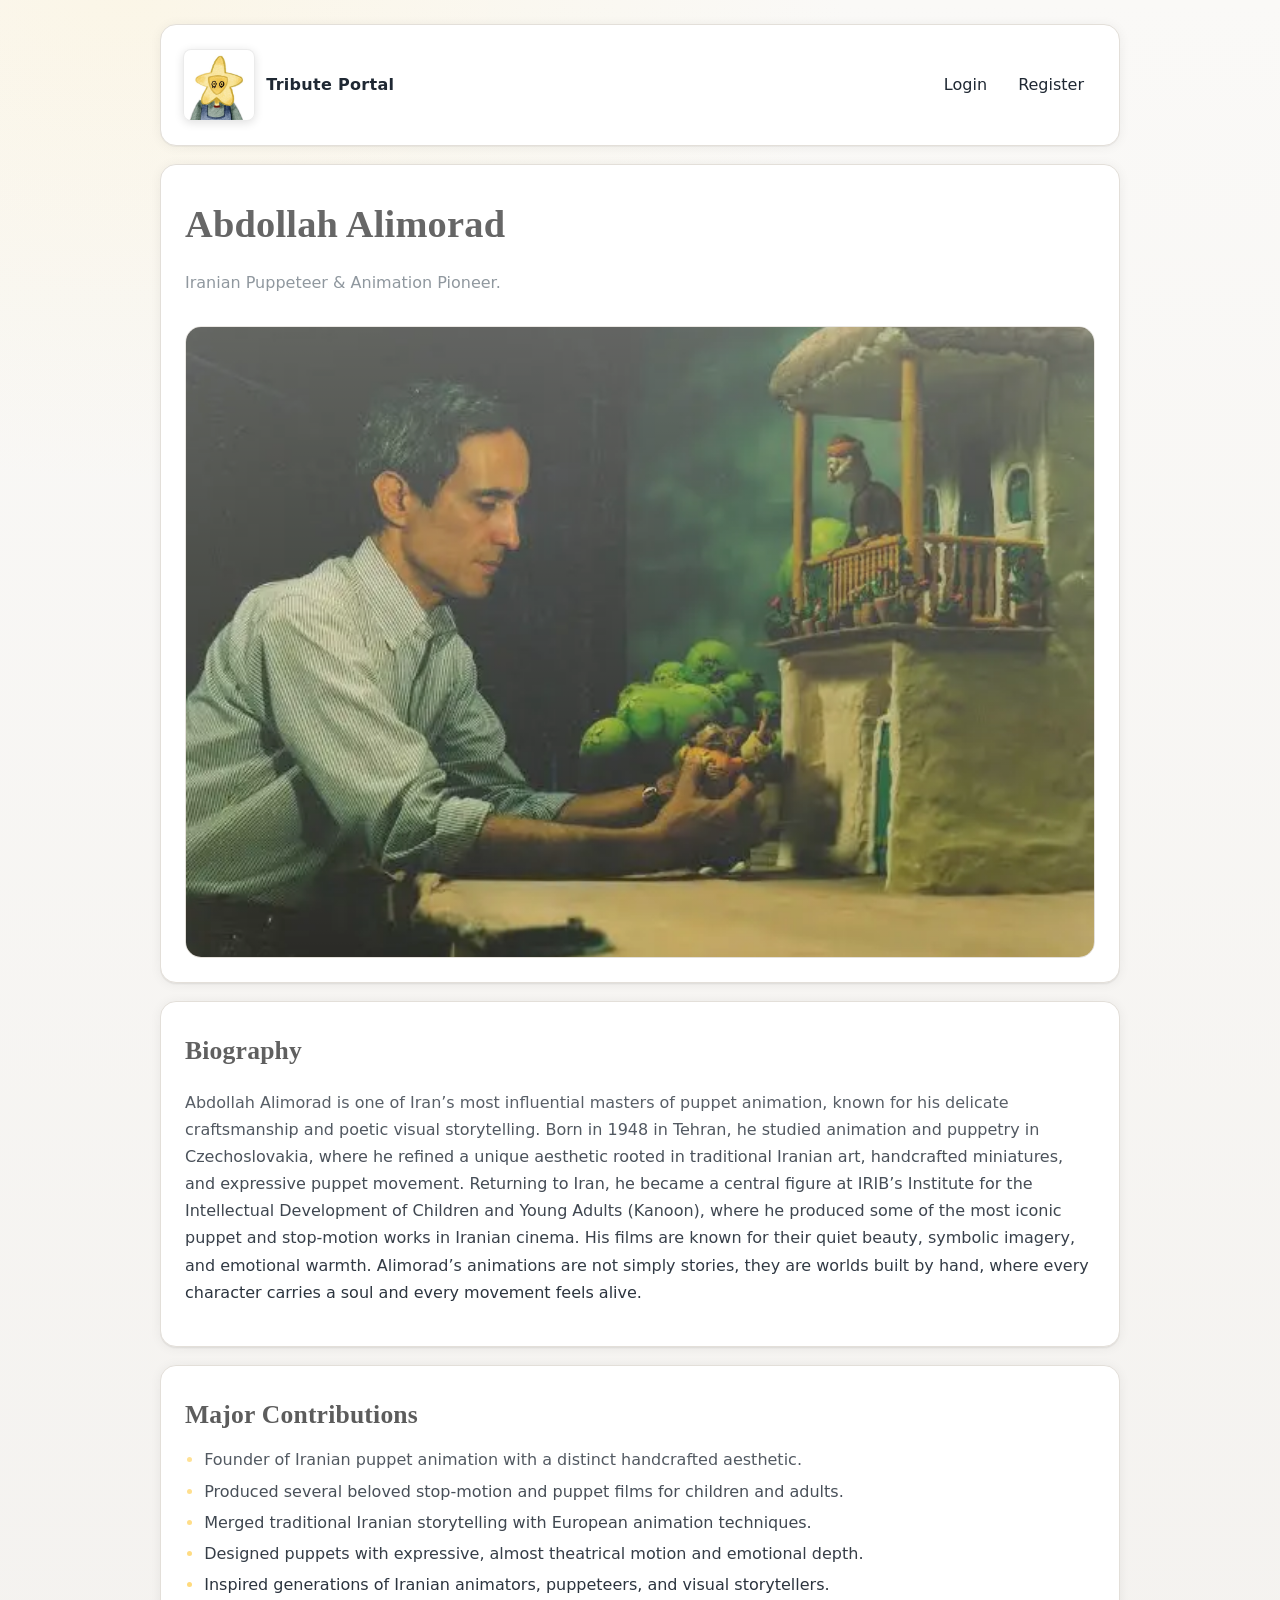
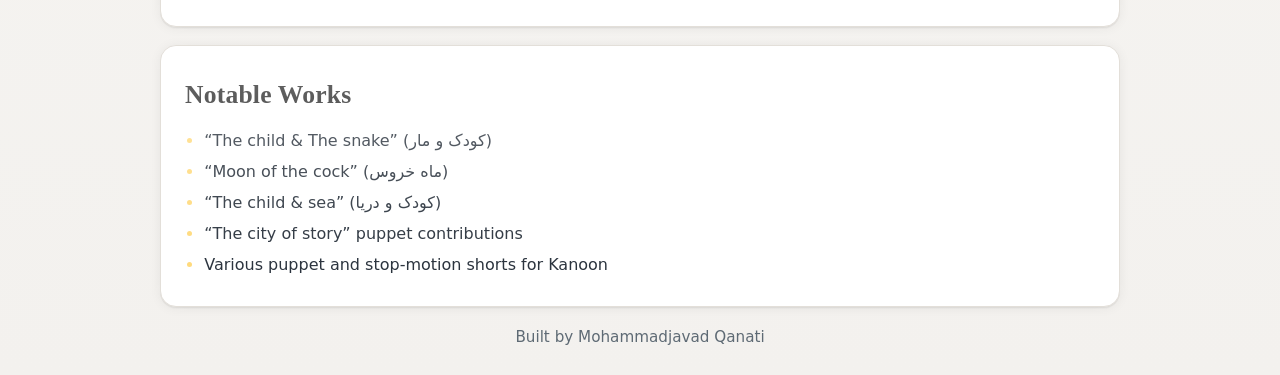
<file: index.html>
<!DOCTYPE html>
<html lang="en">
<head>
  <meta charset="UTF-8" />
  <meta name="viewport" content="width=device-width, initial-scale=1" />
  <title>Tribute to Abdollah Alimorad</title>
  <link rel="stylesheet" href="mystyle.css" />
</head>
<body>
  <div class="container">
    <header class="site">
      <div class="brand"><span class="logo"></span> Tribute Portal</div>
      <nav>
        <a href="login.html">Login</a>
        <a href="register.html">Register</a>
      </nav>
    </header>

    <article class="card hero" aria-labelledby="t-title">
      <header>
        <h1 id="t-title">Abdollah Alimorad</h1>
        <p class="lead">Iranian Puppeteer & Animation Pioneer.</p>
      </header>

      <figure class="portrait" aria-label="Photo of Abdollah Alimorad">
        <img src="photo.jpg" alt="Abdollah Alimorad portrait" />
      </figure>
    </article>

    <section class="card">
      <h2>Biography</h2>
      <p>
        Abdollah Alimorad is one of Iran’s most influential masters of puppet animation,
         known for his delicate craftsmanship and poetic visual storytelling. 
         Born in 1948 in Tehran, he studied animation and puppetry in Czechoslovakia, 
         where he refined a unique aesthetic rooted in traditional Iranian art, 
         handcrafted miniatures, and expressive puppet movement.

        Returning to Iran, he became a central figure at IRIB’s Institute for
         the Intellectual Development of Children and Young Adults (Kanoon),
          where he produced some of the most iconic puppet and stop-motion works
           in Iranian cinema. His films are known for their quiet beauty, 
           symbolic imagery, and emotional warmth.

        Alimorad’s animations are not simply stories, they are worlds built by hand,
         where every character carries a soul and every movement feels alive.
      </p>
    </section>

    <section class="card">
      <h2>Major Contributions</h2>
      <ul class="list">
        <li>Founder of Iranian puppet animation with a distinct handcrafted aesthetic.</li>
        <li>Produced several beloved stop-motion and puppet films for children and adults.</li>
        <li>Merged traditional Iranian storytelling with European animation techniques.</li>
        <li>Designed puppets with expressive, almost theatrical motion and emotional depth.</li>
        <li>Inspired generations of Iranian animators, puppeteers, and visual storytellers.</li>
      </ul>
    </section>

    <section class="card">
      <h2>Notable Works</h2>
      <ul class="list">
        <li>“The child & The snake” (کودک و مار)</li>
        <li>“Moon of the cock” (ماه خروس)</li>
        <li>“The child & sea” (کودک و دریا)</li>
        <li>“The city of story” puppet contributions</li>
        <li>Various puppet and stop-motion shorts for Kanoon</li>
      </ul>
    </section>

    <footer>Built by Mohammadjavad Qanati</footer>
  </div>
</body>
</html>
</file>
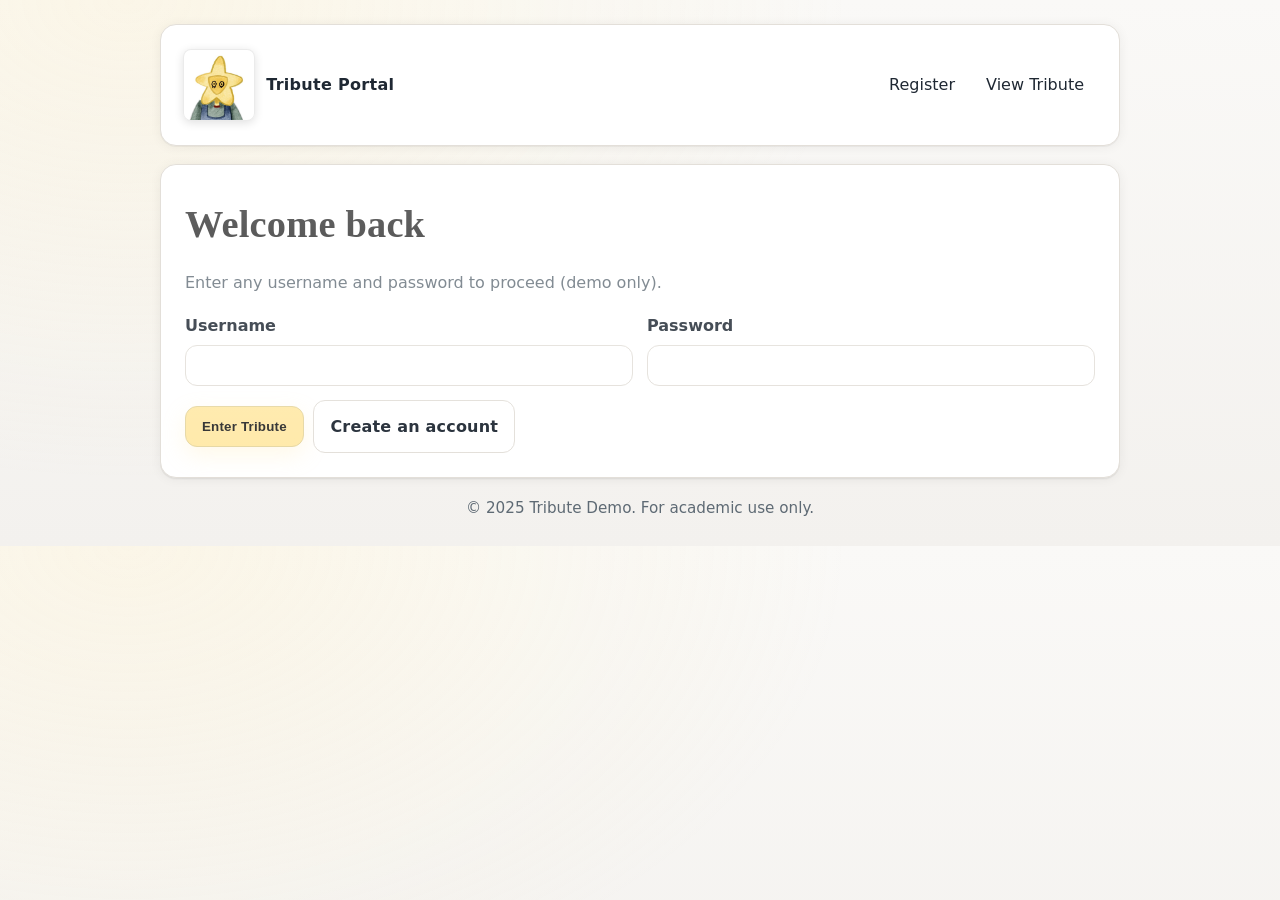
<file: login.html>
<!DOCTYPE html>
<html lang="en">
<head>
  <meta charset="UTF-8" />
  <meta name="viewport" content="width=device-width, initial-scale=1" />
  <title>Login • Tribute Portal</title>
  <link rel="stylesheet" href="mystyle.css" />
</head>
<body>
  <div class="container">
    <header class="site">
      <div class="brand"><span class="logo"></span> Tribute Portal</div>
      <nav>
        <a href="register.html">Register</a>
        <a href="index.html">View Tribute</a>
      </nav>
    </header>

    <main class="card" aria-labelledby="login-title">
      <h1 id="login-title">Welcome back</h1>
      <p class="lead">Enter any username and password to proceed (demo only).</p>

      <form action="index.html" method="get">
        <div class="grid grid-2">
          <div>
            <label for="username">Username</label>
            <input class="input" type="text" id="username" name="username" required />
          </div>
          <div>
            <label for="password">Password</label>
            <input class="input" type="password" id="password" name="password" required />
          </div>
        </div>

        <div class="actions">
          <button class="btn btn-primary" type="submit">Enter Tribute</button>
          <a class="btn btn-ghost" href="register.html">Create an account</a>
        </div>
      </form>
    </main>

    <footer>© 2025 Tribute Demo. For academic use only.</footer>
  </div>
</body>
</html>
</file>
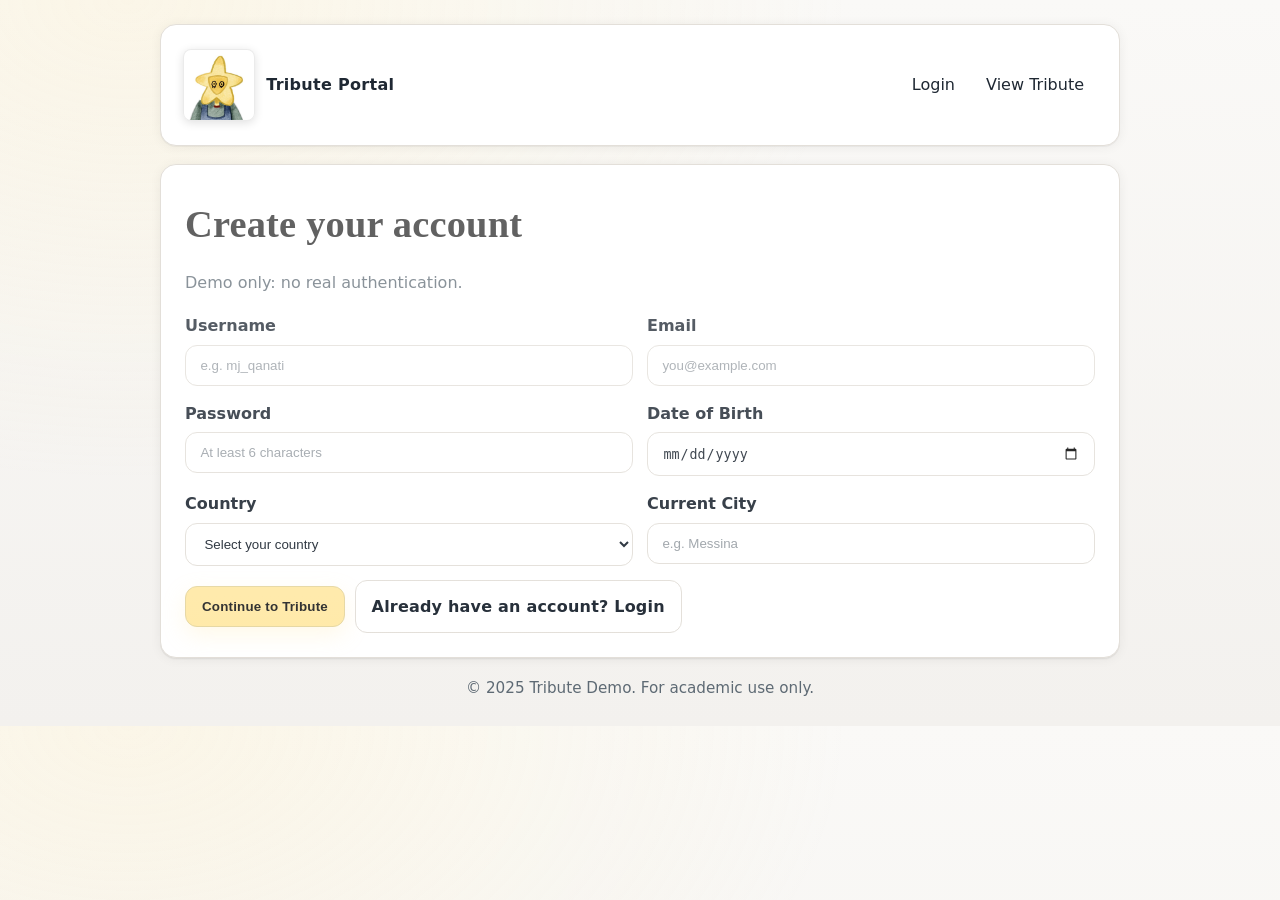
<file: register.html>
<!DOCTYPE html>
<html lang="en">
<head>
  <meta charset="UTF-8" />
  <meta name="viewport" content="width=device-width, initial-scale=1" />
  <title>Register • Tribute Portal</title>
  <link rel="stylesheet" href="mystyle.css" />
</head>
<body>
  <div class="container">
    <header class="site">
      <div class="brand"><span class="logo"></span> Tribute Portal</div>
      <nav>
        <a href="login.html">Login</a>
        <a href="index.html">View Tribute</a>
      </nav>
    </header>

    <main class="card" aria-labelledby="reg-title">
      <h1 id="reg-title">Create your account</h1>
      <p class="lead">Demo only: no real authentication.</p>

      <form action="index.html" method="get">
        <div class="grid grid-2">
          <div>
            <label for="username">Username</label>
            <input class="input" type="text" id="username" name="username" placeholder="e.g. mj_qanati" required />
          </div>
          <div>
            <label for="email">Email</label>
            <input class="input" type="email" id="email" name="email" placeholder="you@example.com" required />
          </div>
          <div>
            <label for="password">Password</label>
            <input class="input" type="password" id="password" name="password" minlength="6" placeholder="At least 6 characters" required />
          </div>
          <div>
            <label for="date">Date of Birth</label>
            <input class="input" type="date" id="date" name="date" required />
          </div>
          <div>
            <label for="country">Country</label>
            <select class="input" id="country" name="country" required>
              <option value="" disabled selected>Select your country</option>
              <option>Italy</option>
              <option>Iran</option>
              <option>Germany</option>
              <option>France</option>
              <option>Spain</option>
              <option>Other</option>
            </select>
          </div>
          <div>
            <label for="city">Current City</label>
            <input class="input" type="text" id="city" name="city" placeholder="e.g. Messina" required />
          </div>
        </div>

        <div class="actions">
          <button class="btn btn-primary" type="submit">Continue to Tribute</button>
          <a class="btn btn-ghost" href="login.html">Already have an account? Login</a>
        </div>
      </form>
    </main>

    <footer>© 2025 Tribute Demo. For academic use only.</footer>
  </div>
</body>
</html>
</file>
<file: mystyle.css>
/* ========= Handcrafted Classic × Pastel Yellow (No JS) ========= */
*{box-sizing:border-box}

/* Color palette */
:root{
  --paper:#faf9f7;
  --paper-2:#f3f1ee;
  --ink:#1f2833;
  --muted:#5e6a74;
  --line:#e3dfd9;

  /* New accent: pastel yellow */
  --accent:#ffe9a8;    /* soft creamy yellow */
  --accent2:#fff4c8;   /* lighter pastel yellow */
  --gold:#c6a972;

  --radius:16px;
  --radius-sm:12px;

  --shadow-1:0 1px 0 rgba(20,20,20,.04), 0 1px 12px rgba(20,20,20,.06);
  --shadow-press:inset 0 1px 0 #fff, 0 2px 0 rgba(0,0,0,.02);
}

html{scroll-behavior:smooth}

body{
  margin:0;
  color:var(--ink);
  font:16px/1.7 ui-sans-serif, system-ui, -apple-system, "Segoe UI", Roboto, Helvetica, Arial;
  -webkit-font-smoothing:antialiased;
  -moz-osx-font-smoothing:grayscale;

  background:
    radial-gradient(1200px 800px at 10% 0%, rgba(255,233,168,.20), transparent 60%),
    linear-gradient(180deg, var(--paper) 0%, var(--paper-2) 100%);
  padding:24px;
}

/* Typography */
h1,h2,h3{
  font-family:Georgia, "Times New Roman", Times, serif;
  letter-spacing:.2px;
  color:#1a1a1a;
}
h1{font-size:clamp(1.8rem,3.6vw,2.4rem); margin:.2rem 0 .7rem}
h2{font-size:clamp(1.2rem,2.2vw,1.6rem); margin:.2rem 0 .6rem}
p.lead{color:var(--muted); margin:.2rem 0 1rem}
small,.muted{color:var(--muted)}

/* Layout container */
.container{
  width:min(960px,100%);
  margin:0 auto;
  display:grid;
  gap:18px;
}

/* Header bar */
header.site{
  display:flex;
  align-items:center;
  justify-content:space-between;
  padding:24px 22px;
  background:#fff;
  border:1px solid var(--line);
  border-radius:var(--radius);
  box-shadow:var(--shadow-1);
}

/* Logo */
.brand{
  display:flex;
  align-items:center;
  gap:.7rem;
  font-weight:800;
  letter-spacing:.3px;
}

/* New: use logo.JPG and make it slightly bigger */
.brand .logo{
  width:72px;
  height:72px;
  border-radius:8px;
  background:url("logo.JPG") center/cover no-repeat;
  border:1px solid rgba(0,0,0,.08);
  box-shadow:0 2px 10px rgba(0,0,0,.12);
}

nav a{
  text-decoration:none;
  color:var(--ink);
  padding:.45rem .75rem;
  border-radius:10px;
  border:1px solid transparent;
}
nav a:hover{
  background:#fff;
  border-color:var(--line);
}

/* Cards */
.card{
  background:#fff;
  border:1px solid var(--line);
  border-radius:var(--radius);
  padding:clamp(16px,2.6vw,24px);
  box-shadow:var(--shadow-1), var(--shadow-press);
  position:relative;
}

.card::before{
  content:"";
  position:absolute;
  inset:0;
  border-radius:var(--radius);
  pointer-events:none;
  background:linear-gradient(180deg, rgba(255,255,255,.4), transparent);
  opacity:.9;
}

/* Hero section */
.hero{
  display:grid;
  gap:14px;
}

.ribbon{
  display:inline-block;
  font-family:Georgia, "Times New Roman", Times, serif;
  padding:.25rem .6rem;
  border-radius:999px;
  background:var(--accent);
  color:#1a2230;
  border:1px solid #dfd6c5;
  box-shadow:inset 0 1px 0 rgba(255,255,255,.8);
}

/* Portrait image */
figure.portrait{
  margin:0;
  overflow:hidden;
  border-radius:var(--radius);
  border:1px solid var(--line);
  background:#fff;
}
figure.portrait img{
  display:block;
  width:100%;
  height:auto;
  object-fit:cover;
  max-height:70vh;
}

/* Badges */
.badges{
  display:flex;
  flex-wrap:wrap;
  gap:.5rem;
}
.badge{
  background:#fff;
  border:1px dashed var(--line);
  padding:.35rem .6rem;
  border-radius:999px;
  color:var(--muted);
  font-size:.92rem;
}

/* Lists */
ul.list{
  margin:0;
  padding-left:1.2rem;
}
ul.list li{
  margin:.25rem 0;
}
ul.list li::marker{
  color:#ffd875; /* yellow bullet accent */
}

/* Forms */
form{display:grid; gap:14px}
label{font-weight:600; display:block; margin-bottom:.35rem}

.input,
input[type="text"], input[type="email"],
input[type="password"], input[type="date"],
select, textarea{
  width:100%;
  padding:.75rem .9rem;
  background:#fff;
  color:var(--ink);
  border:1px solid var(--line);
  border-radius:var(--radius-sm);
  box-shadow:inset 0 1px 0 rgba(255,255,255,.8);
  outline:none;
}

.input:focus,
input:focus, select:focus, textarea:focus{
  border-color:var(--accent);
  box-shadow:0 0 0 .16rem rgba(255,233,168,.45);
}

input::placeholder{color:#9aa0a6}

.grid{display:grid; gap:14px}
.grid-2{grid-template-columns:repeat(2,minmax(0,1fr))}
@media(max-width:720px){
  .grid-2{grid-template-columns:1fr}
}

/* Buttons */
.actions{
  display:flex;
  gap:.6rem;
  flex-wrap:wrap;
  align-items:center;
}

.btn{
  appearance:none;
  border:none;
  cursor:pointer;
  border-radius:var(--radius-sm);
  padding:.75rem 1rem;
  font-weight:700;
  letter-spacing:.2px;
  text-decoration:none;
  display:inline-block;
}

/* Solid pastel yellow button */
.btn-primary{
  background:var(--accent);
  color:#2c2c2c;
  border:1px solid #e6d7a2;
  box-shadow:0 8px 22px rgba(255,233,168,.25);
}

/* Ghost button */
.btn-ghost{
  background:#fff;
  color:var(--ink);
  border:1px solid var(--line);
}

.btn:focus{
  outline:2px solid rgba(255,233,168,.55);
  outline-offset:2px;
}

/* Footer */
footer{
  text-align:center;
  color:var(--muted);
  font-size:.95rem;
}
</file>
